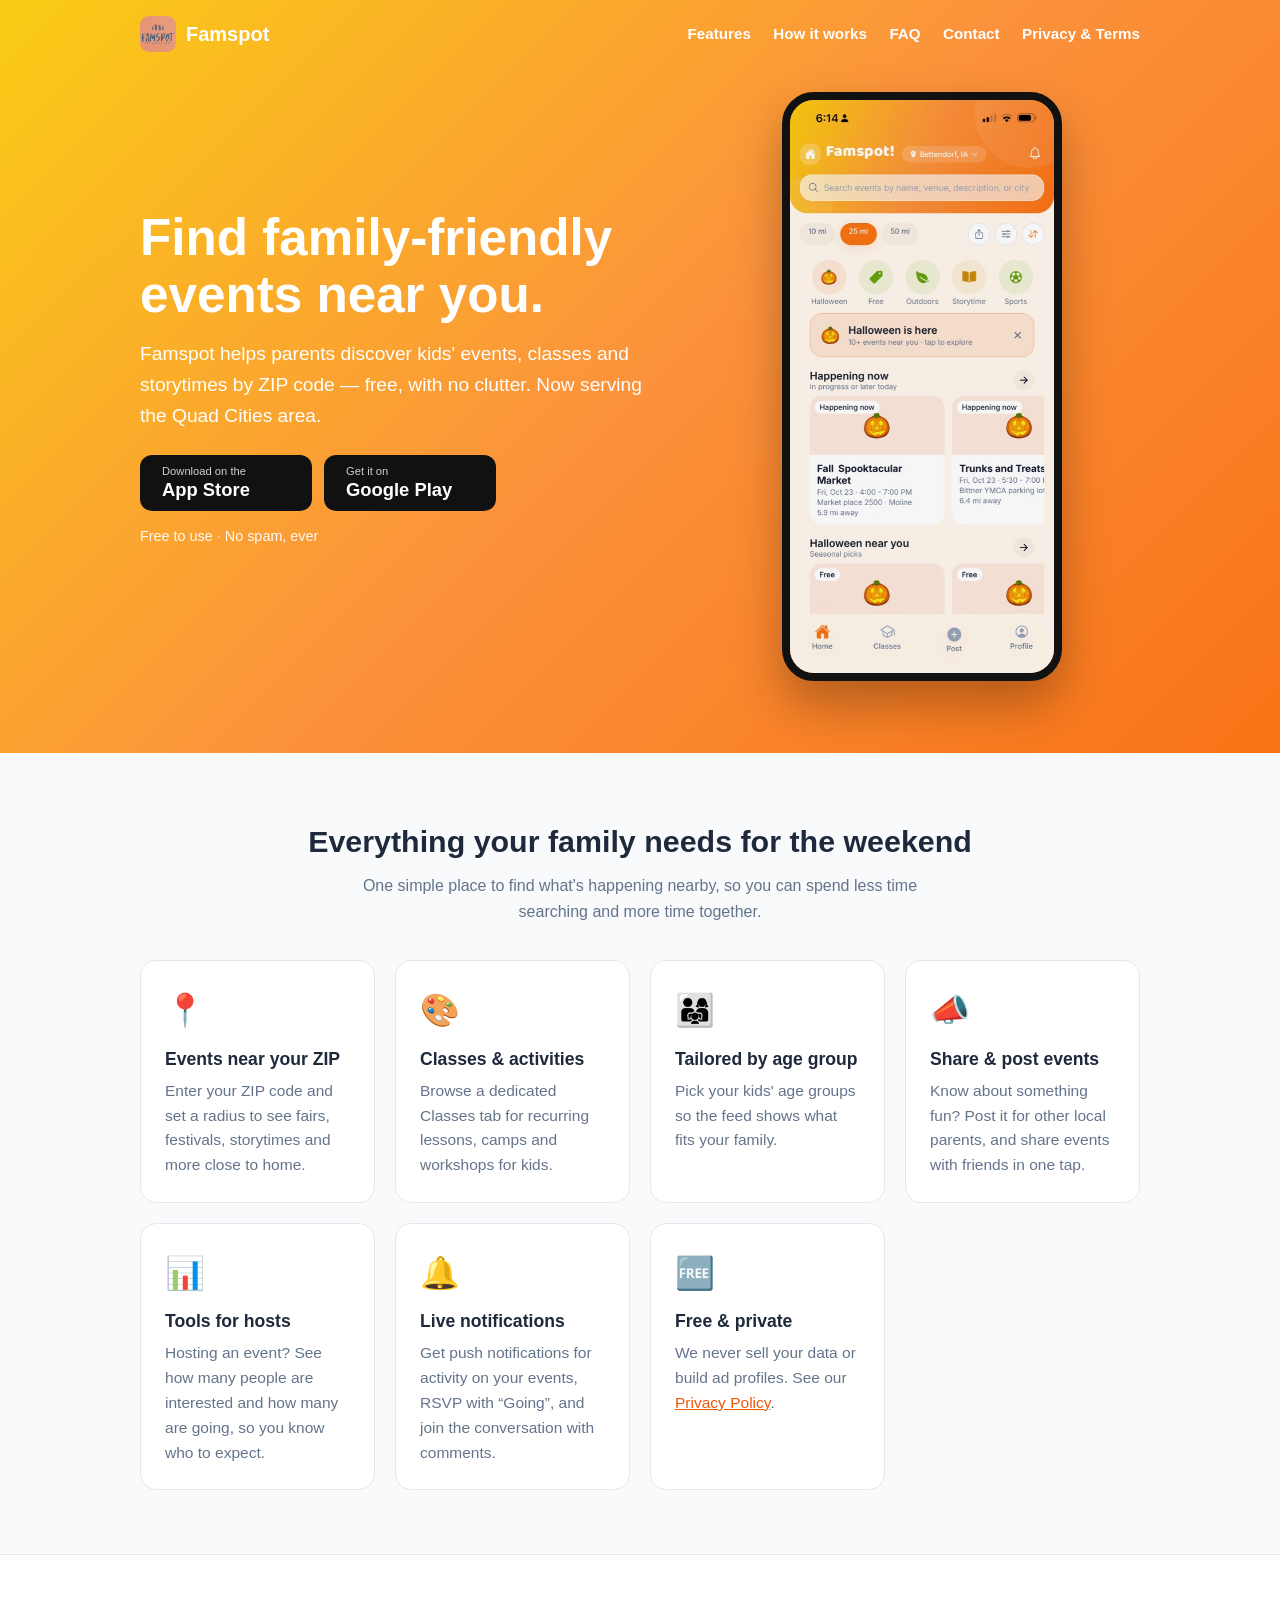
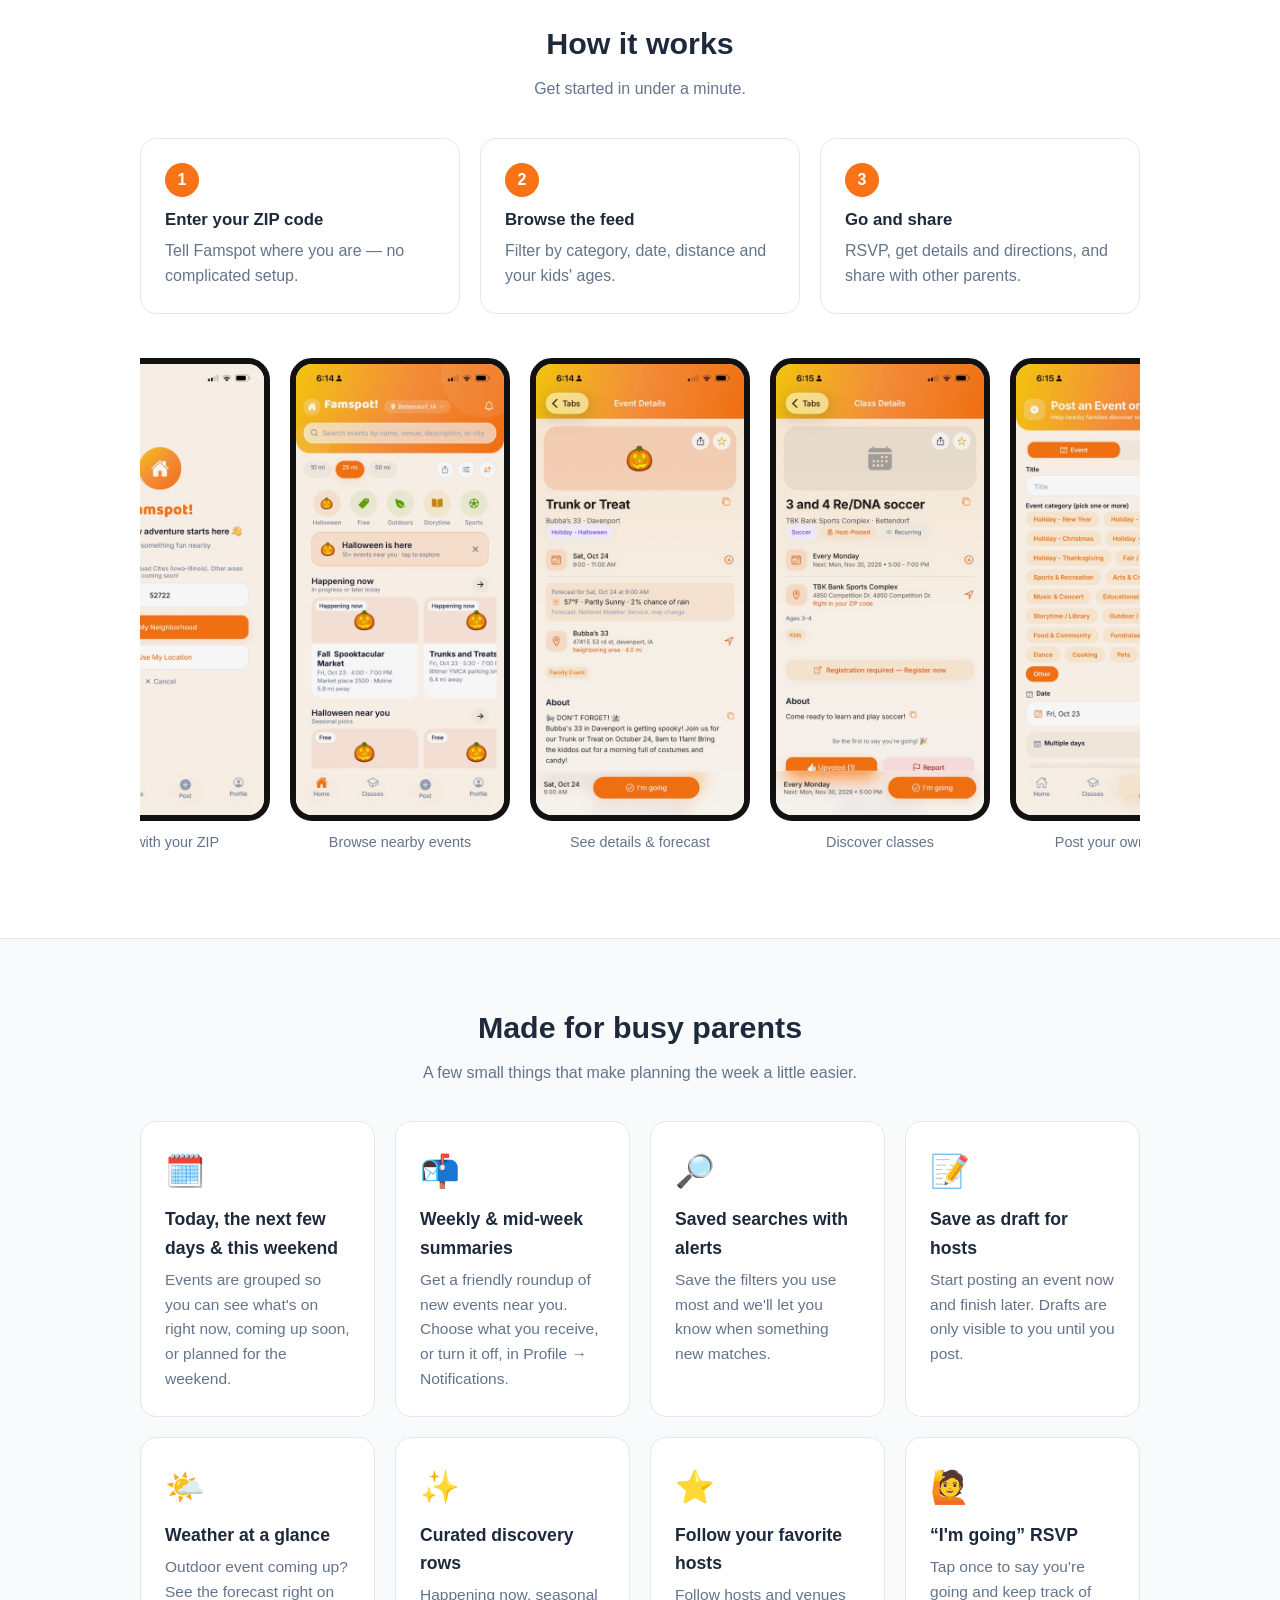
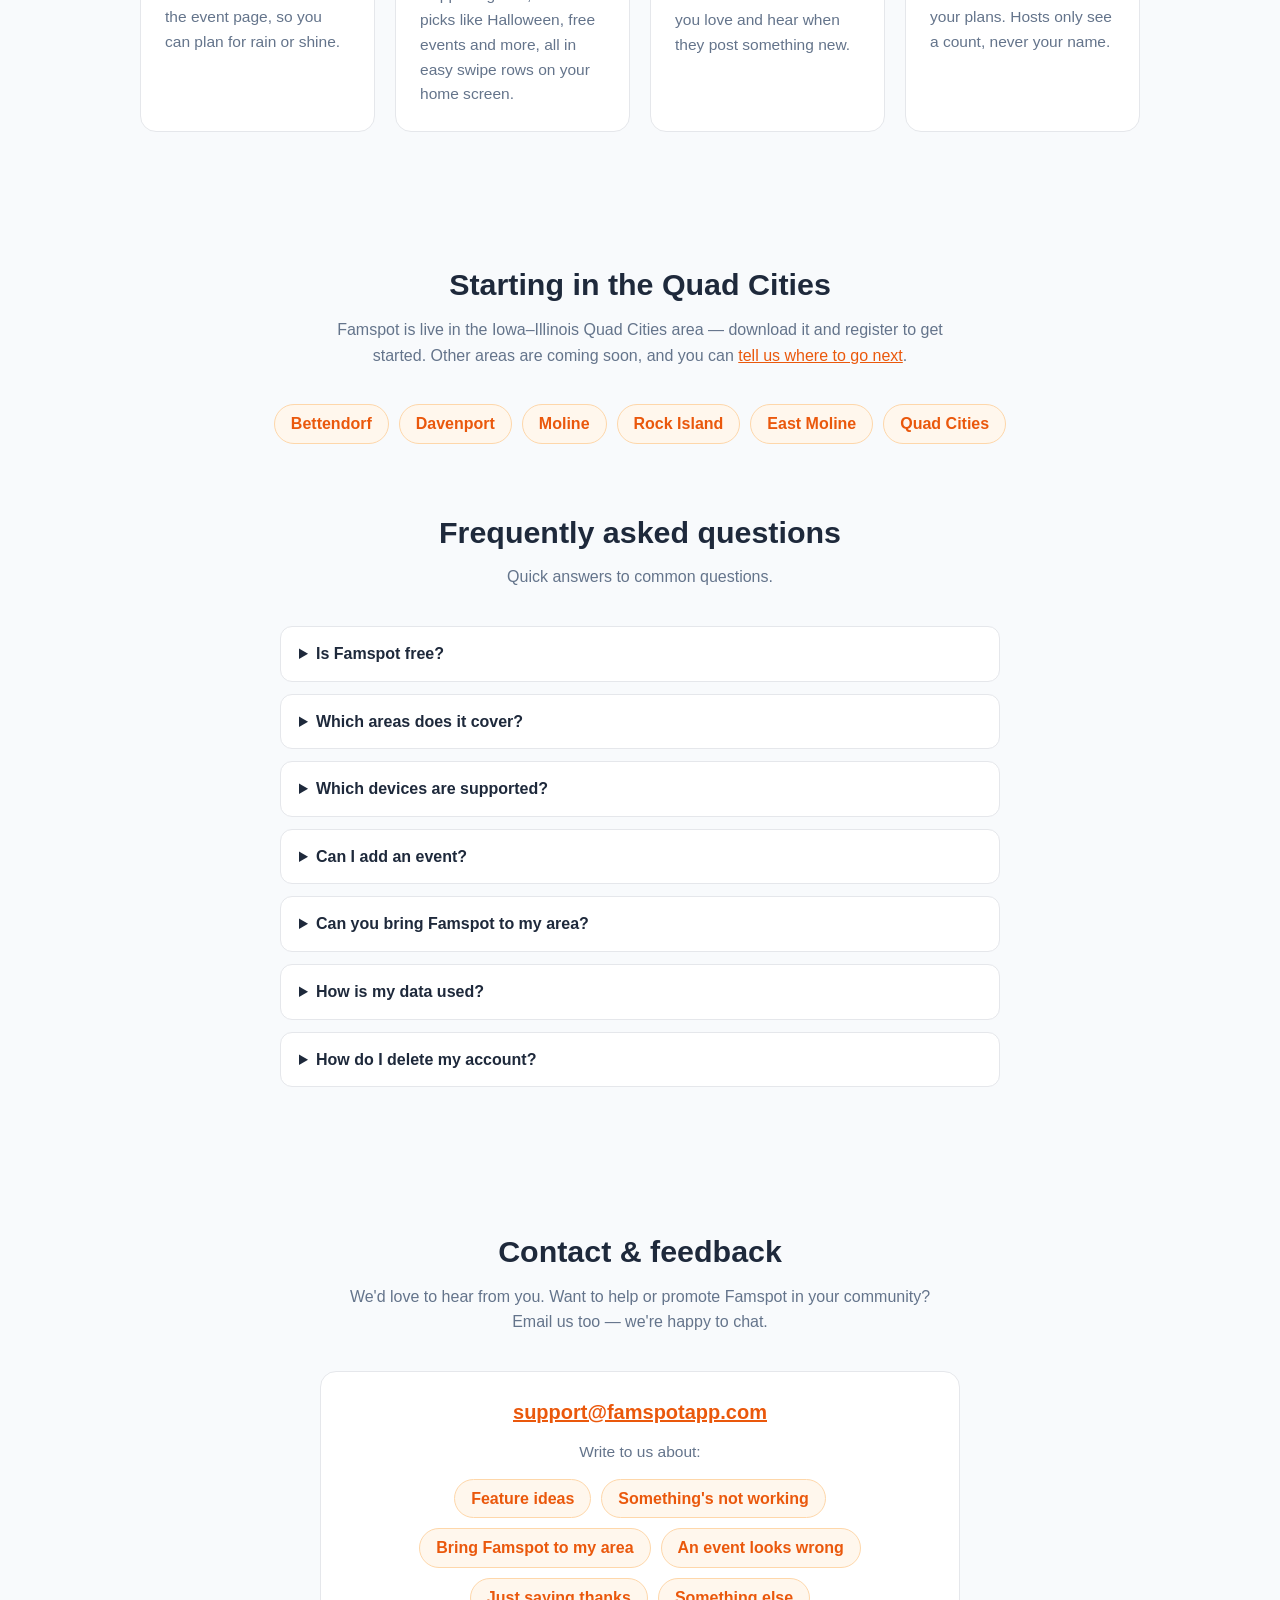
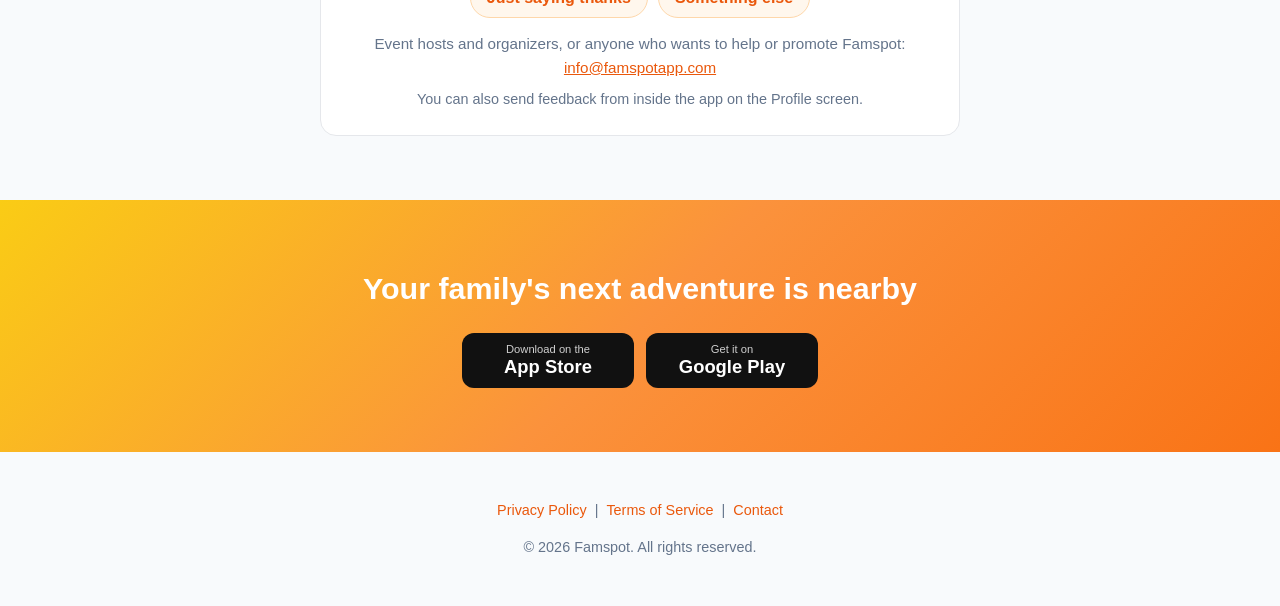
<file: index.html>
<!DOCTYPE html>
<html lang="en">
<head>
<meta charset="UTF-8" />
<meta name="viewport" content="width=device-width, initial-scale=1.0" />
<title>Famspot – Find Family-Friendly Events &amp; Classes Near You | Quad Cities</title>
<meta name="description" content="Famspot is a free app that helps parents discover family-friendly events, classes and storytimes near their ZIP code. Starting in the Quad Cities area." />
<meta name="keywords" content="family events, kids events, things to do with kids, Quad Cities, Bettendorf, Davenport, Moline, Rock Island, kids classes, storytime, Famspot" />
<meta name="robots" content="index,follow" />
<meta name="theme-color" content="#f97316" />
<link rel="canonical" href="https://famspotapp.com/" />
<link rel="icon" href="favicon.png" />
<link rel="apple-touch-icon" href="img/icon.png" />

<meta property="og:type" content="website" />
<meta property="og:site_name" content="Famspot" />
<meta property="og:title" content="Famspot – Find family-friendly events near you" />
<meta property="og:description" content="Free app to discover local kids' events, classes and storytimes by ZIP code." />
<meta property="og:url" content="https://famspotapp.com/" />
<meta property="og:image" content="https://famspotapp.com/img/og-image.png" />
<meta name="twitter:card" content="summary" />
<meta name="twitter:title" content="Famspot – Find family-friendly events near you" />
<meta name="twitter:description" content="Free app to discover local kids' events, classes and storytimes by ZIP code." />
<meta name="twitter:image" content="https://famspotapp.com/img/og-image.png" />

<meta name="apple-itunes-app" content="app-id=6816765370" />

<script type="application/ld+json">
{
  "@context": "https://schema.org",
  "@graph": [
    {
      "@type": "WebSite",
      "name": "Famspot",
      "url": "https://famspotapp.com/"
    },
    {
      "@type": "MobileApplication",
      "name": "Famspot",
      "alternateName": "Famspot: Family Spot",
      "description": "Discover family-friendly events, classes and storytimes near your ZIP code.",
      "applicationCategory": "LifestyleApplication",
      "operatingSystem": "iOS, Android",
      "url": "https://famspotapp.com/",
      "image": "https://famspotapp.com/img/icon.png",
      "downloadUrl": "https://apps.apple.com/us/app/famspot-family-spot/id6816765370",
      "offers": { "@type": "Offer", "price": "0", "priceCurrency": "USD" }
    }
  ]
}
</script>

<script>
  // Keep old links like /#privacy and /#terms working now that legal text lives on its own page.
  if (location.hash === '#privacy' || location.hash === '#terms') {
    location.replace('legal.html' + location.hash);
  }
</script>

<style>
  :root {
    --primary: #f97316;
    --primary-dark: #ea580c;
    --gradient: linear-gradient(135deg, #facc15, #fb923c, #f97316);
    --ink: #1e293b;
    --muted: #64748b;
    --bg: #f8fafc;
    --border: #e5e7eb;
  }
  * { box-sizing: border-box; }
  html { scroll-behavior: smooth; }
  body {
    margin: 0;
    font-family: -apple-system, BlinkMacSystemFont, "Segoe UI", Roboto, Helvetica, Arial, sans-serif;
    color: var(--ink);
    background: var(--bg);
    line-height: 1.6;
  }
  a { color: var(--primary-dark); }
  .skip { position: absolute; left: -999px; }
  .skip:focus { left: 8px; top: 8px; background: #fff; padding: 8px; z-index: 99; }
  .wrap { max-width: 1040px; margin: 0 auto; padding: 0 20px; }

  .topbar { display: flex; align-items: center; justify-content: space-between; padding: 16px 0; }
  .brand { display: flex; align-items: center; gap: 10px; font-weight: 800; font-size: 1.25rem; color: #fff; text-decoration: none; }
  .brand img { width: 36px; height: 36px; border-radius: 9px; }
  .topbar nav a { color: #fff; text-decoration: none; font-weight: 600; margin-left: 18px; font-size: .95rem; }

  .hero { background: var(--gradient); color: #fff; padding-bottom: 72px; }
  .hero-grid { display: grid; grid-template-columns: 1.1fr .9fr; gap: 32px; align-items: center; padding-top: 24px; }
  .hero h1 { font-size: clamp(2rem, 5vw, 3.2rem); line-height: 1.1; margin: 0 0 16px; }
  .hero p.lead { font-size: 1.2rem; margin: 0 0 24px; max-width: 520px; }
  .badges { display: flex; flex-wrap: wrap; gap: 12px; }
  .store {
    display: inline-flex; flex-direction: column; background: #111; color: #fff; text-decoration: none;
    padding: 10px 22px; border-radius: 12px; min-width: 172px; line-height: 1.2;
  }
  .store small { font-size: .7rem; opacity: .8; }
  .store strong { font-size: 1.15rem; }
  .store:hover, .store:focus-visible { background: #000; outline: 3px solid #fff; }
  .note { margin-top: 14px; font-size: .9rem; opacity: .95; }
  .phone { display: flex; justify-content: center; }
  .phone img {
    width: min(280px, 70%); border-radius: 32px; border: 8px solid #111;
    box-shadow: 0 24px 48px rgba(0,0,0,.28); background: #111; height: auto;
  }

  section { padding: 64px 0; }
  h2 { font-size: 1.9rem; margin: 0 0 8px; text-align: center; }
  .sub { text-align: center; color: var(--muted); max-width: 620px; margin: 0 auto 36px; }

  .features { display: grid; grid-template-columns: repeat(auto-fit, minmax(230px, 1fr)); gap: 20px; }
  .card { background: #fff; border: 1px solid var(--border); border-radius: 16px; padding: 24px; }
  .card .ico { font-size: 2rem; }
  .card h3 { margin: 8px 0 6px; font-size: 1.1rem; }
  .card p { margin: 0; color: var(--muted); font-size: .97rem; }

  .steps { counter-reset: s; display: grid; grid-template-columns: repeat(auto-fit, minmax(220px, 1fr)); gap: 20px; padding: 0; list-style: none; }
  .steps li { counter-increment: s; background: #fff; border-radius: 16px; padding: 24px; border: 1px solid var(--border); }
  .steps li::before {
    content: counter(s); display: inline-flex; width: 34px; height: 34px; border-radius: 50%;
    background: var(--primary); color: #fff; font-weight: 700; align-items: center; justify-content: center; margin-bottom: 10px;
  }
  .steps h3 { margin: 0 0 4px; font-size: 1.05rem; }
  .steps p { margin: 0; color: var(--muted); }

  .shots { background: #fff; border-top: 1px solid var(--border); border-bottom: 1px solid var(--border); }
  .shot-row { display: flex; gap: 20px; overflow-x: auto; padding: 8px 4px 20px; scroll-snap-type: x mandatory; justify-content: center; }
  .shot-row figure { margin: 0; flex: 0 0 auto; scroll-snap-align: center; text-align: center; }
  .shot-row img { width: 220px; height: auto; border-radius: 22px; border: 6px solid #111; display: block; }
  .shot-row figcaption { margin-top: 10px; font-size: .9rem; color: var(--muted); }

  .area { text-align: center; }
  .chips { display: flex; flex-wrap: wrap; gap: 10px; justify-content: center; margin-top: 8px; }
  .chip { background: #fff7ed; border: 1px solid #fed7aa; color: var(--primary-dark); padding: 6px 16px; border-radius: 999px; font-weight: 600; }

  details { background: #fff; border: 1px solid var(--border); border-radius: 12px; padding: 14px 18px; margin-bottom: 12px; }
  summary { cursor: pointer; font-weight: 600; }
  details p { margin: 10px 0 0; color: var(--muted); }
  .faq { max-width: 720px; margin: 0 auto; }

  .mail { font-size: 1.25rem; font-weight: 700; }
  .cta-band { background: var(--gradient); color: #fff; text-align: center; }
  .cta-band .badges { justify-content: center; margin-top: 20px; }

  footer { padding: 32px 0; text-align: center; color: var(--muted); font-size: .9rem; }
  footer a { margin: 0 8px; text-decoration: none; }

  @media (max-width: 760px) {
    .hero-grid { grid-template-columns: 1fr; text-align: center; }
    .hero p.lead { margin-left: auto; margin-right: auto; }
    .badges { justify-content: center; }
    .topbar nav { display: none; }
    section { padding: 44px 0; }
    .shot-row { justify-content: flex-start; }
  }
</style>
</head>
<body>
<a class="skip" href="#features">Skip to content</a>

<header class="hero">
  <div class="wrap">
    <div class="topbar">
      <a class="brand" href="./"><img src="img/icon.png" alt="" width="36" height="36" />Famspot</a>
      <nav aria-label="Primary">
        <a href="#features">Features</a>
        <a href="#how">How it works</a>
        <a href="#faq">FAQ</a>
        <a href="#contact">Contact</a>
        <a href="legal.html">Privacy &amp; Terms</a>
      </nav>
    </div>
    <div class="hero-grid">
      <div>
        <h1>Find family-friendly events near you.</h1>
        <p class="lead">Famspot helps parents discover kids' events, classes and storytimes by ZIP code — free, with no clutter. Now serving the Quad Cities area.</p>
        <div class="badges">
          <a class="store" href="https://apps.apple.com/us/app/famspot-family-spot/id6816765370"><small>Download on the</small><strong>App Store</strong></a>
          <a class="store" href="https://play.google.com/store/apps/details?id=com.famspotapp.famspot"><small>Get it on</small><strong>Google Play</strong></a>
        </div>
        <p class="note">Free to use · No spam, ever</p>
      </div>
      <div class="phone">
        <img src="img/feed.jpg" alt="Famspot home screen showing a feed of nearby family events" width="280" height="607" fetchpriority="high" />
      </div>
    </div>
  </div>
</header>

<main>
  <section id="features">
    <div class="wrap">
      <h2>Everything your family needs for the weekend</h2>
      <p class="sub">One simple place to find what's happening nearby, so you can spend less time searching and more time together.</p>
      <div class="features">
        <div class="card"><div class="ico" aria-hidden="true">📍</div><h3>Events near your ZIP</h3><p>Enter your ZIP code and set a radius to see fairs, festivals, storytimes and more close to home.</p></div>
        <div class="card"><div class="ico" aria-hidden="true">🎨</div><h3>Classes &amp; activities</h3><p>Browse a dedicated Classes tab for recurring lessons, camps and workshops for kids.</p></div>
        <div class="card"><div class="ico" aria-hidden="true">👨‍👩‍👧</div><h3>Tailored by age group</h3><p>Pick your kids' age groups so the feed shows what fits your family.</p></div>
        <div class="card"><div class="ico" aria-hidden="true">📣</div><h3>Share &amp; post events</h3><p>Know about something fun? Post it for other local parents, and share events with friends in one tap.</p></div>
        <div class="card"><div class="ico" aria-hidden="true">📊</div><h3>Tools for hosts</h3><p>Hosting an event? See how many people are interested and how many are going, so you know who to expect.</p></div>
        <div class="card"><div class="ico" aria-hidden="true">🔔</div><h3>Live notifications</h3><p>Get push notifications for activity on your events, RSVP with “Going”, and join the conversation with comments.</p></div>
        <div class="card"><div class="ico" aria-hidden="true">🆓</div><h3>Free &amp; private</h3><p>We never sell your data or build ad profiles. See our <a href="legal.html#privacy">Privacy Policy</a>.</p></div>
      </div>
    </div>
  </section>

  <section id="how" class="shots">
    <div class="wrap">
      <h2>How it works</h2>
      <p class="sub">Get started in under a minute.</p>
      <ol class="steps">
        <li><h3>Enter your ZIP code</h3><p>Tell Famspot where you are — no complicated setup.</p></li>
        <li><h3>Browse the feed</h3><p>Filter by category, date, distance and your kids' ages.</p></li>
        <li><h3>Go and share</h3><p>RSVP, get details and directions, and share with other parents.</p></li>
      </ol>
      <div class="shot-row" style="margin-top:36px">
        <figure><img src="img/zip.jpg" alt="Onboarding screen asking for a ZIP code" loading="lazy" width="220" height="477" /><figcaption>Start with your ZIP</figcaption></figure>
        <figure><img src="img/feed.jpg" alt="Event feed with nearby family events" loading="lazy" width="220" height="477" /><figcaption>Browse nearby events</figcaption></figure>
        <figure><img src="img/detail.jpg" alt="Event details with weather forecast, directions and I'm going button" loading="lazy" width="220" height="477" /><figcaption>See details &amp; forecast</figcaption></figure>
        <figure><img src="img/classes.jpg" alt="Class details with schedule, age range and registration link" loading="lazy" width="220" height="477" /><figcaption>Discover classes</figcaption></figure>
        <figure><img src="img/post.jpg" alt="Post an event form" loading="lazy" width="220" height="477" /><figcaption>Post your own event</figcaption></figure>
      </div>
    </div>
  </section>

  <section id="more">
    <div class="wrap">
      <h2>Made for busy parents</h2>
      <p class="sub">A few small things that make planning the week a little easier.</p>
      <div class="features">
        <div class="card"><div class="ico" aria-hidden="true">🗓️</div><h3>Today, the next few days &amp; this weekend</h3><p>Events are grouped so you can see what's on right now, coming up soon, or planned for the weekend.</p></div>
        <div class="card"><div class="ico" aria-hidden="true">📬</div><h3>Weekly &amp; mid-week summaries</h3><p>Get a friendly roundup of new events near you. Choose what you receive, or turn it off, in Profile → Notifications.</p></div>
        <div class="card"><div class="ico" aria-hidden="true">🔎</div><h3>Saved searches with alerts</h3><p>Save the filters you use most and we'll let you know when something new matches.</p></div>
        <div class="card"><div class="ico" aria-hidden="true">📝</div><h3>Save as draft for hosts</h3><p>Start posting an event now and finish later. Drafts are only visible to you until you post.</p></div>
        <div class="card"><div class="ico" aria-hidden="true">🌤️</div><h3>Weather at a glance</h3><p>Outdoor event coming up? See the forecast right on the event page, so you can plan for rain or shine.</p></div>
        <div class="card"><div class="ico" aria-hidden="true">✨</div><h3>Curated discovery rows</h3><p>Happening now, seasonal picks like Halloween, free events and more, all in easy swipe rows on your home screen.</p></div>
        <div class="card"><div class="ico" aria-hidden="true">⭐</div><h3>Follow your favorite hosts</h3><p>Follow hosts and venues you love and hear when they post something new.</p></div>
        <div class="card"><div class="ico" aria-hidden="true">🙋</div><h3>“I'm going” RSVP</h3><p>Tap once to say you're going and keep track of your plans. Hosts only see a count, never your name.</p></div>
      </div>
    </div>
  </section>

  <section class="area">
    <div class="wrap">
      <h2>Starting in the Quad Cities</h2>
      <p class="sub">Famspot is live in the Iowa–Illinois Quad Cities area — download it and register to get started. Other areas are coming soon, and you can <a href="mailto:support@famspotapp.com?subject=Bring%20Famspot%20to%20my%20area">tell us where to go next</a>.</p>
      <div class="chips"><span class="chip">Bettendorf</span><span class="chip">Davenport</span><span class="chip">Moline</span><span class="chip">Rock Island</span><span class="chip">East Moline</span><span class="chip">Quad Cities</span></div>
    </div>
  </section>

  <section id="faq" style="padding-top:0">
    <div class="wrap">
      <h2>Frequently asked questions</h2>
      <p class="sub">Quick answers to common questions.</p>
      <div class="faq">
        <details><summary>Is Famspot free?</summary><p>Yes. Famspot is free to download and use.</p></details>
        <details><summary>Which areas does it cover?</summary><p>We're starting in the Quad Cities area. Enter any ZIP code to see events within your chosen radius.</p></details>
        <details><summary>Which devices are supported?</summary><p>Famspot is available for iPhone on the App Store and for Android on Google Play.</p></details>
        <details><summary>Can I add an event?</summary><p>Yes — sign in and tap Post to share a family-friendly event or class with other local parents.</p></details>
        <details><summary>Can you bring Famspot to my area?</summary><p>We're live in the Quad Cities now, with more areas coming soon. Email us at <a href="mailto:support@famspotapp.com">support@famspotapp.com</a> and tell us your ZIP code.</p></details>
        <details><summary>How is my data used?</summary><p>We don't sell your data or use it for third-party advertising profiles. Read the full <a href="legal.html#privacy">Privacy Policy</a>.</p></details>
        <details><summary>How do I delete my account?</summary><p>You can delete your account from within the app's Profile screen.</p></details>
      </div>
    </div>
  </section>

  <section id="contact" class="contact">
    <div class="wrap">
      <h2>Contact &amp; feedback</h2>
      <p class="sub">We'd love to hear from you. Want to help or promote Famspot in your community? Email us too — we're happy to chat.</p>
      <div class="card" style="max-width:640px;margin:0 auto;text-align:center">
        <p style="margin:0 0 12px"><a class="mail" href="mailto:support@famspotapp.com?subject=Famspot%20feedback">support@famspotapp.com</a></p>
        <p style="margin:0 0 14px">Write to us about:</p>
        <div class="chips">
          <span class="chip">Feature ideas</span><span class="chip">Something's not working</span><span class="chip">Bring Famspot to my area</span><span class="chip">An event looks wrong</span><span class="chip">Just saying thanks</span><span class="chip">Something else</span>
        </div>
        <p style="margin:14px 0 0;color:var(--muted);font-size:.95rem">Event hosts and organizers, or anyone who wants to help or promote Famspot: <a href="mailto:info@famspotapp.com?subject=Famspot%20host%20inquiry">info@famspotapp.com</a></p>
        <p style="margin:8px 0 0;color:var(--muted);font-size:.9rem">You can also send feedback from inside the app on the Profile screen.</p>
      </div>
    </div>
  </section>

  <section class="cta-band">
    <div class="wrap">
      <h2>Your family's next adventure is nearby</h2>
      <div class="badges">
        <a class="store" href="https://apps.apple.com/us/app/famspot-family-spot/id6816765370"><small>Download on the</small><strong>App Store</strong></a>
        <a class="store" href="https://play.google.com/store/apps/details?id=com.famspotapp.famspot"><small>Get it on</small><strong>Google Play</strong></a>
      </div>
    </div>
  </section>
</main>

<footer>
  <div class="wrap">
    <p><a href="legal.html#privacy">Privacy Policy</a>|<a href="legal.html#terms">Terms of Service</a>|<a href="#contact">Contact</a></p>
    <p>&copy; 2026 Famspot. All rights reserved.</p>
  </div>
</footer>
</body>
</html>
</file>
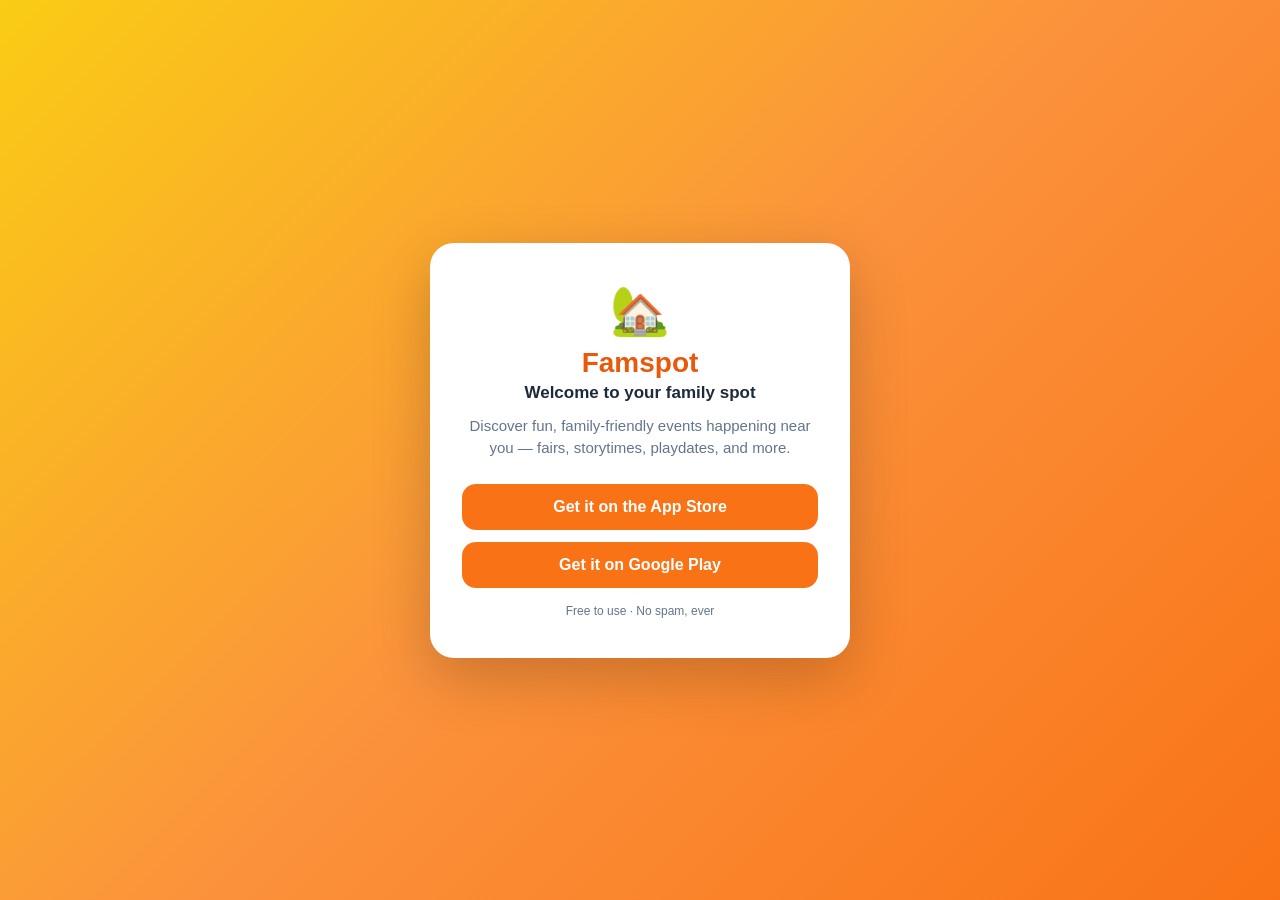
<file: event/index.html>
<!DOCTYPE html>
<html lang="en">
<head>
  <meta charset="UTF-8" />
  <meta name="viewport" content="width=device-width, initial-scale=1.0" />
  <title>Famspot — Find family-friendly events near you</title>
  <meta name="description" content="Famspot helps families discover fun local events near their ZIP code." />
  <link rel="icon" href="favicon.png" />
  <link rel="stylesheet" href="style.css" />
</head>
<body>
  <main class="card">
    <div class="logo-badge">🏡</div>
    <h1>Famspot</h1>
    <p class="tagline">Welcome to your family spot</p>
    <p class="body">
      Discover fun, family-friendly events happening near you — fairs, storytimes,
      playdates, and more.
    </p>
    <a class="cta" href="https://apps.apple.com/us/app/famspot-family-spot/id6816765370">Get it on the App Store</a>
    <a class="cta" href="https://play.google.com/store/apps/details?id=com.famspotapp.famspot">Get it on Google Play</a>
    <p class="fine-print">Free to use · No spam, ever</p>
  </main>
</body>
</html>
</file>
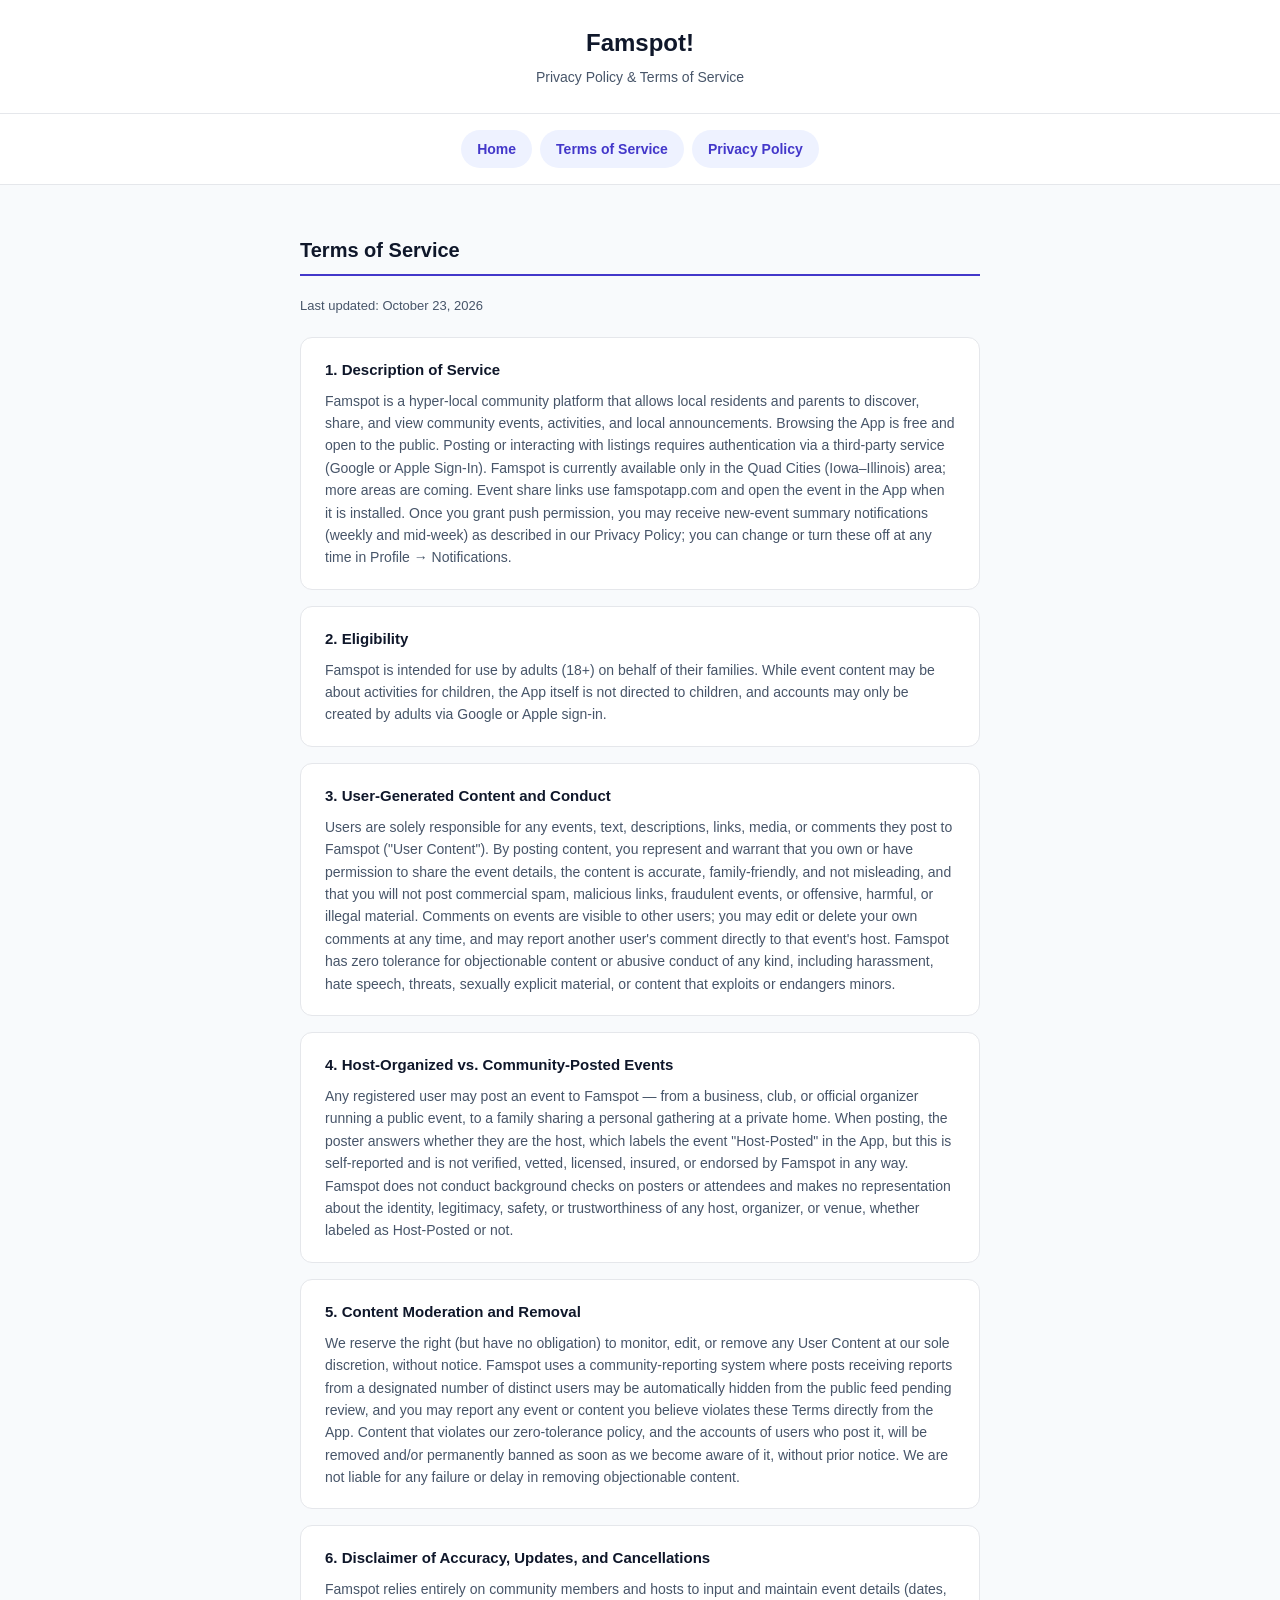
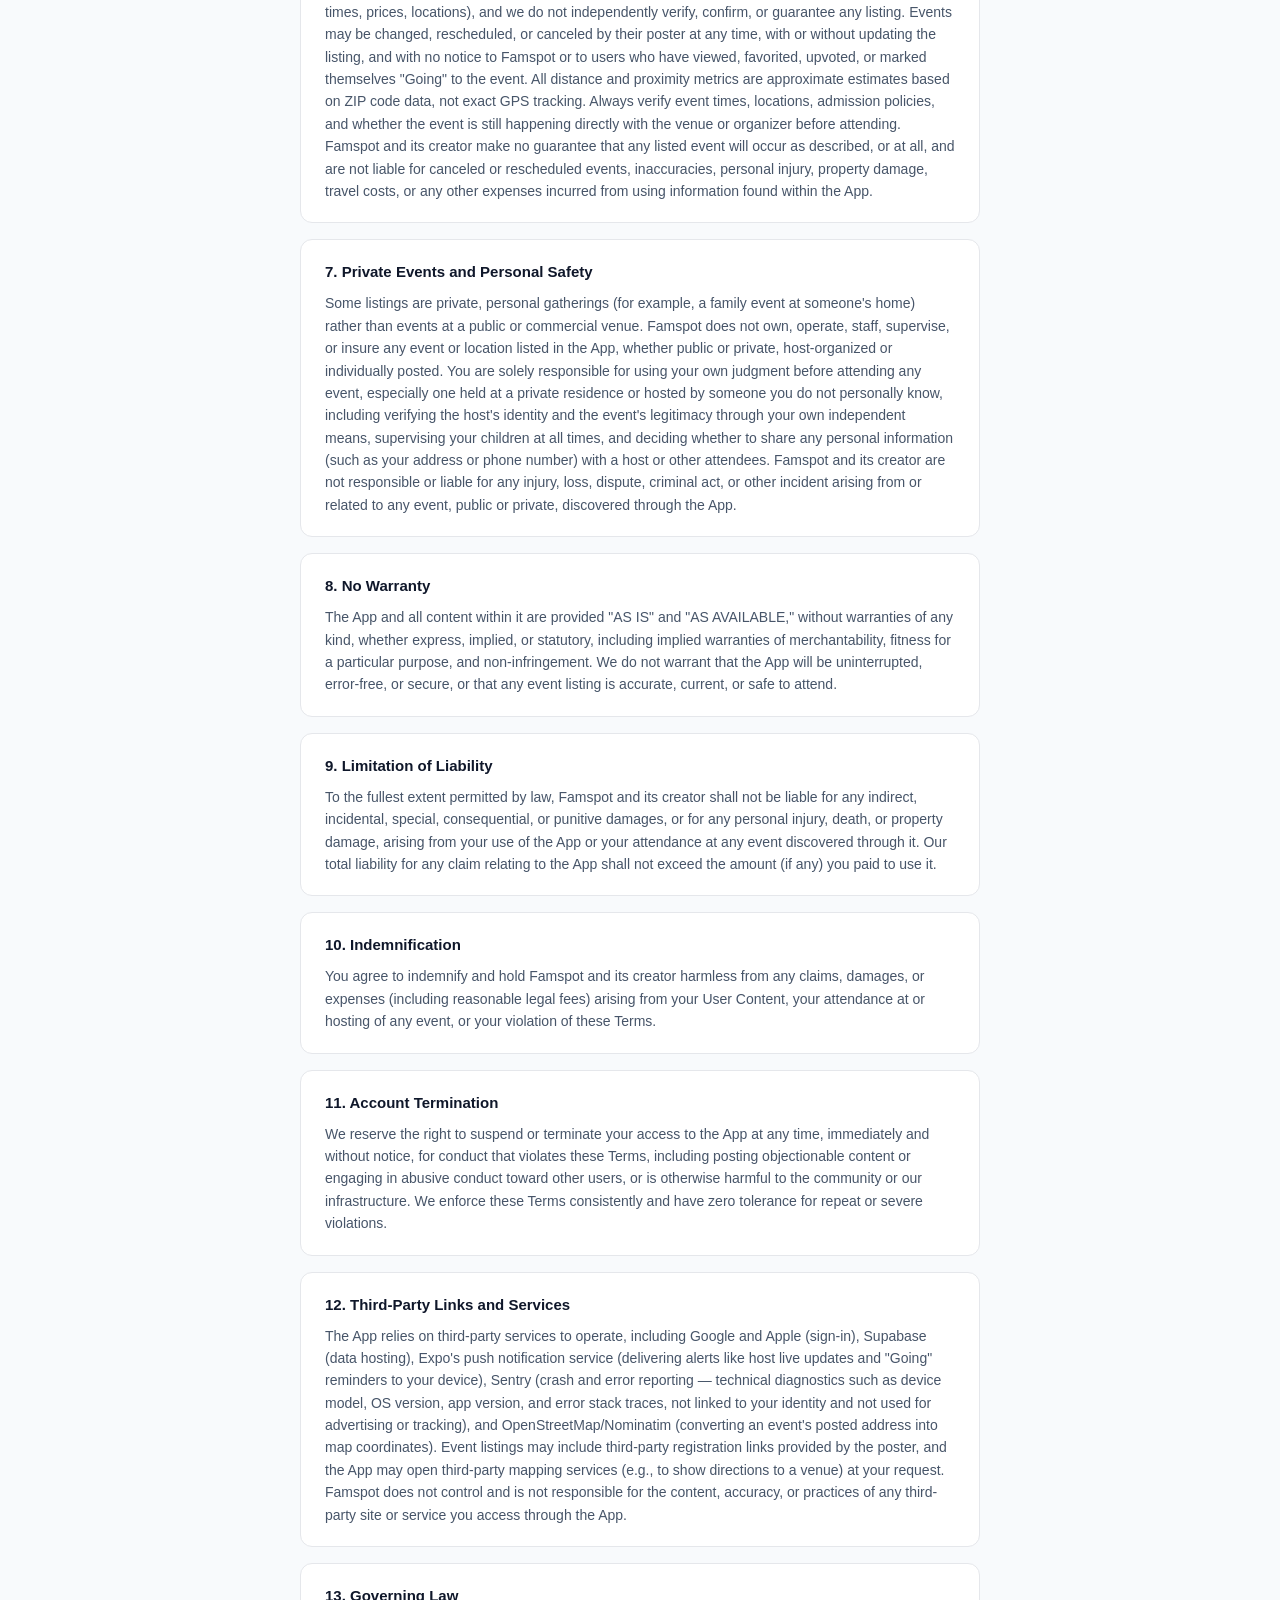
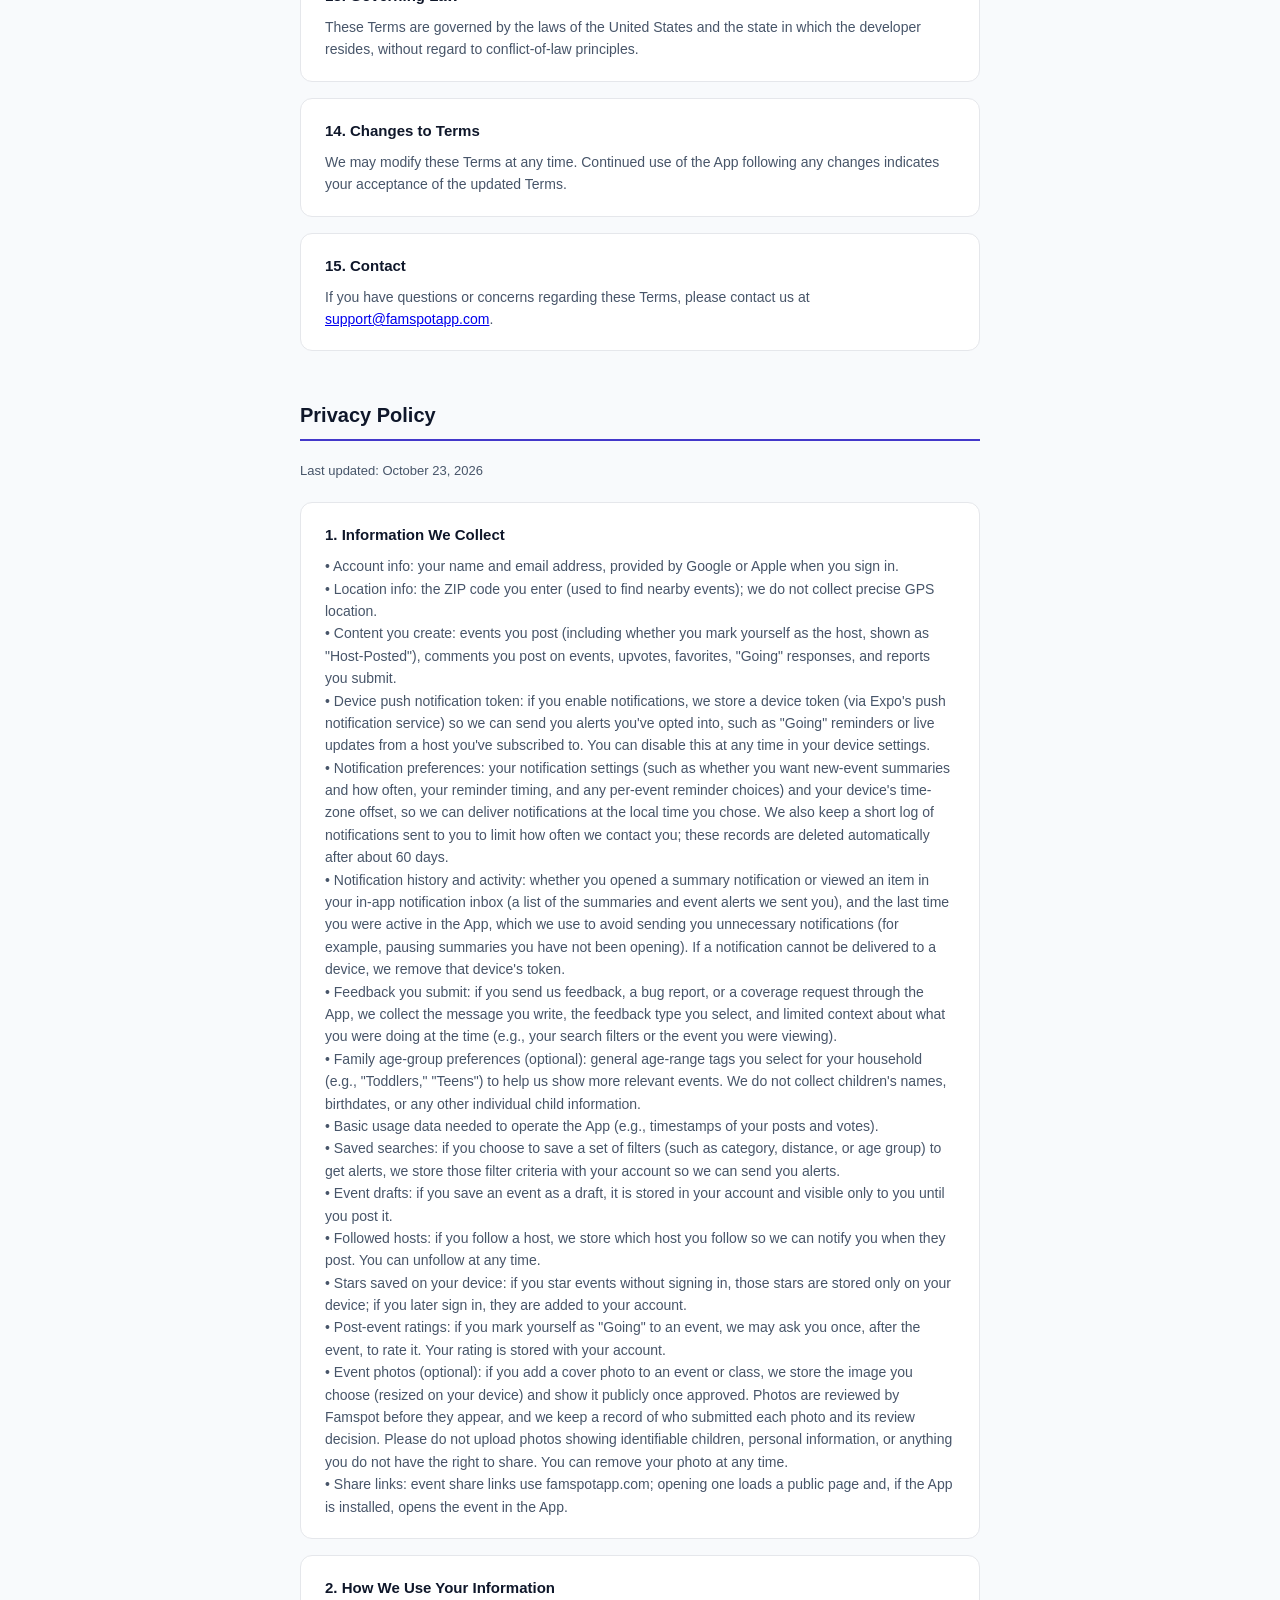
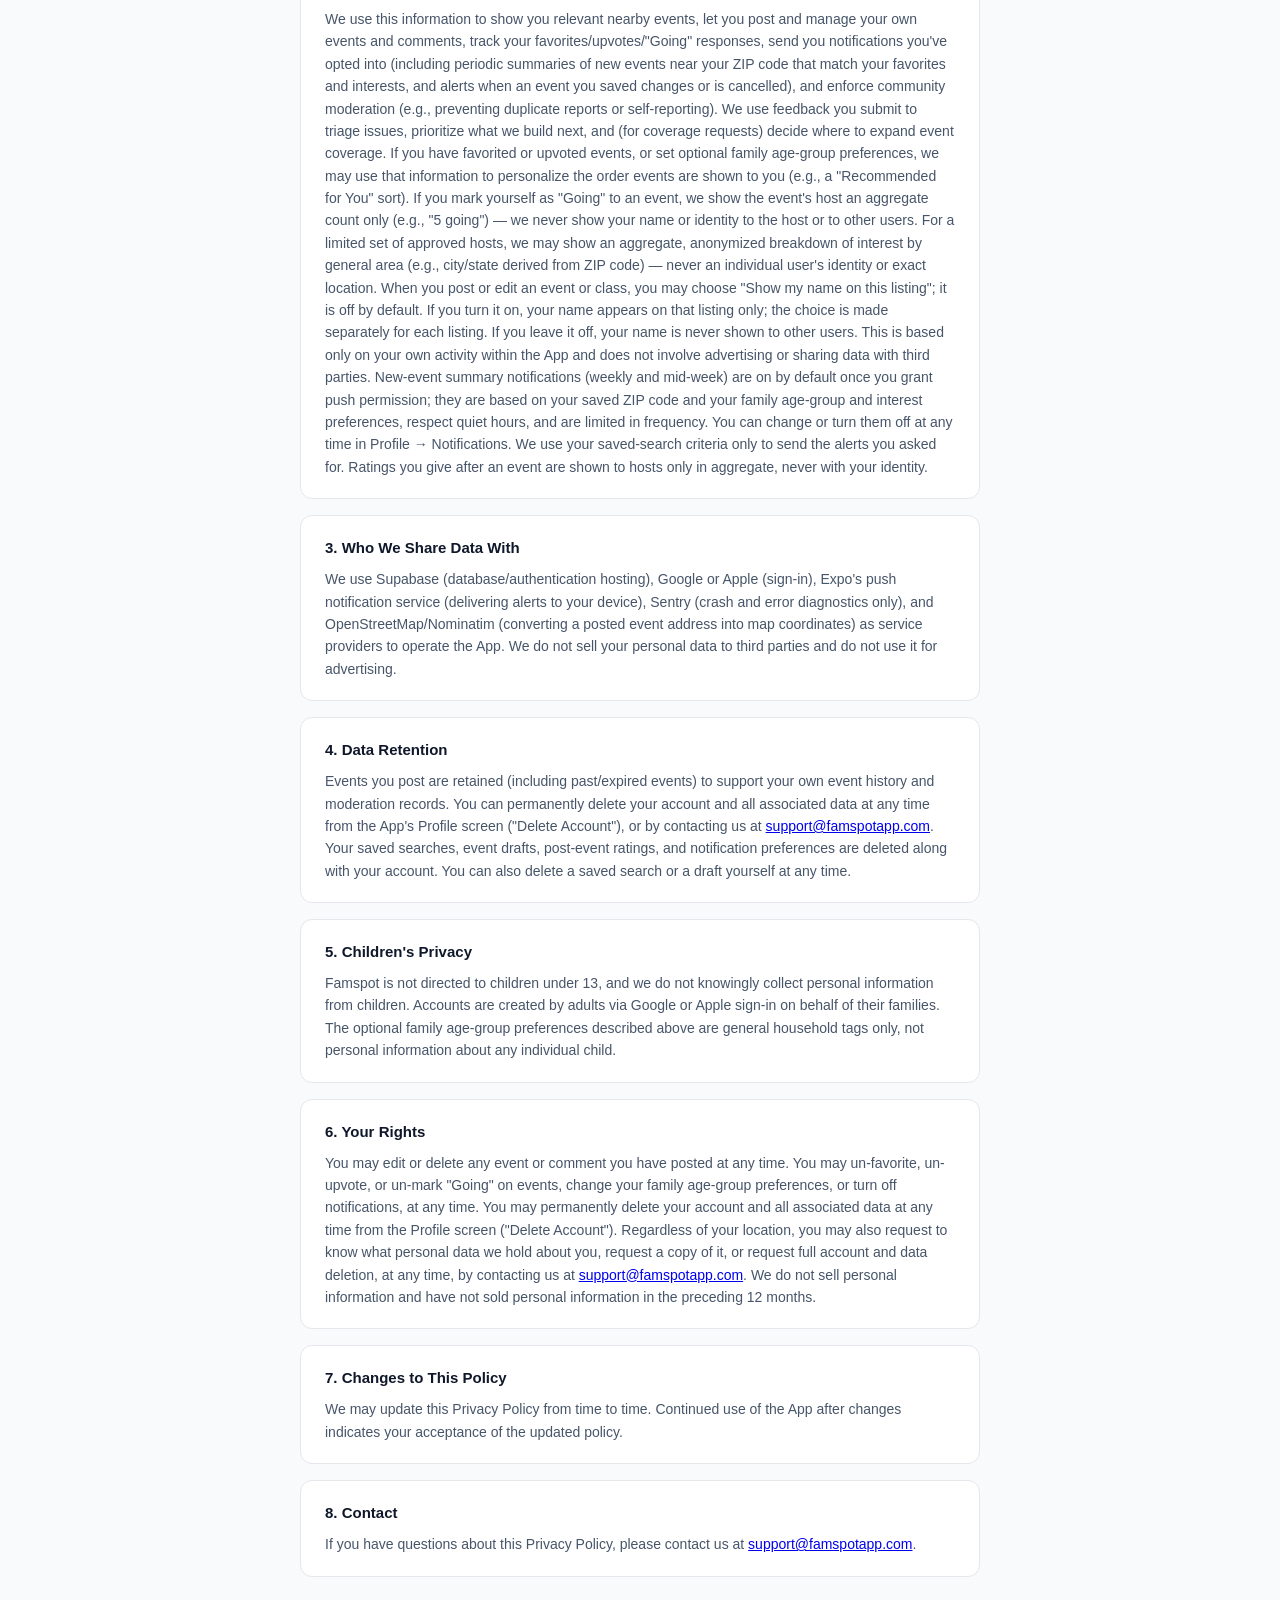
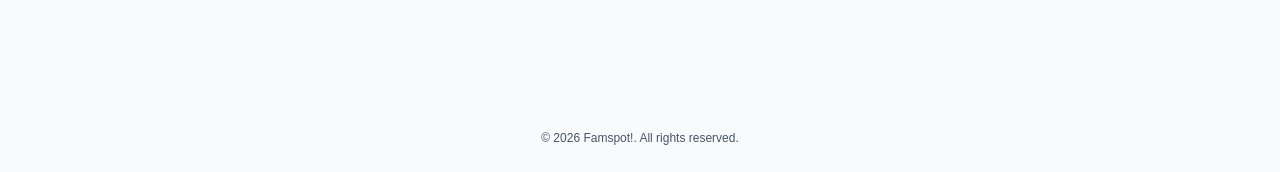
<file: legal.html>
<!DOCTYPE html>
<html lang="en">
<head>
<meta charset="UTF-8" />
<meta name="viewport" content="width=device-width, initial-scale=1.0" />
<title>Famspot! — Privacy Policy & Terms of Service</title>
<meta name="robots" content="index,follow" />
<link rel="canonical" href="https://famspotapp.com/legal.html" />
<link rel="icon" href="favicon.png" />
<style>
  :root {
    --ink: #0F172A;
    --muted: #475569;
    --accent: #4338CA;
    --border: #E5E7EB;
    --bg: #F8FAFC;
  }
  * { box-sizing: border-box; }
  body {
    margin: 0;
    font-family: -apple-system, BlinkMacSystemFont, "Segoe UI", Roboto, Helvetica, Arial, sans-serif;
    background: var(--bg);
    color: var(--ink);
    line-height: 1.6;
  }
  header {
    background: #fff;
    border-bottom: 1px solid var(--border);
    padding: 24px 20px;
    text-align: center;
  }
  header h1 {
    margin: 0 0 4px;
    font-size: 24px;
  }
  header p {
    margin: 0;
    color: var(--muted);
    font-size: 14px;
  }
  nav {
    display: flex;
    justify-content: center;
    gap: 8px;
    padding: 16px;
    background: #fff;
    border-bottom: 1px solid var(--border);
    position: sticky;
    top: 0;
    z-index: 10;
  }
  nav a {
    text-decoration: none;
    color: var(--accent);
    font-weight: 600;
    font-size: 14px;
    padding: 8px 16px;
    border-radius: 999px;
    background: #EEF2FF;
  }
  main {
    max-width: 720px;
    margin: 0 auto;
    padding: 32px 20px 80px;
  }
  section {
    margin-bottom: 48px;
  }
  section > h2 {
    font-size: 20px;
    border-bottom: 2px solid var(--accent);
    padding-bottom: 8px;
    margin-bottom: 20px;
  }
  article {
    background: #fff;
    border: 1px solid var(--border);
    border-radius: 12px;
    padding: 20px 24px;
    margin-bottom: 16px;
  }
  article h3 {
    margin: 0 0 8px;
    font-size: 15px;
    color: var(--ink);
  }
  article p {
    margin: 0;
    color: var(--muted);
    font-size: 14px;
    white-space: pre-line;
  }
  .updated {
    font-size: 13px;
    color: var(--muted);
    margin-bottom: 20px;
  }
  footer {
    text-align: center;
    padding: 24px;
    font-size: 12px;
    color: var(--muted);
  }
</style>
</head>
<body>

<header>
  <h1>Famspot!</h1>
  <p>Privacy Policy & Terms of Service</p>
</header>

<nav>
  <a href="./">Home</a>
  <a href="#terms">Terms of Service</a>
  <a href="#privacy">Privacy Policy</a>
</nav>

<main>
  <section id="terms">
    <h2>Terms of Service</h2>
    <p class="updated">Last updated: October 23, 2026</p>

    <article>
      <h3>1. Description of Service</h3>
      <p>Famspot is a hyper-local community platform that allows local residents and parents to discover, share, and view community events, activities, and local announcements. Browsing the App is free and open to the public. Posting or interacting with listings requires authentication via a third-party service (Google or Apple Sign-In). Famspot is currently available only in the Quad Cities (Iowa–Illinois) area; more areas are coming. Event share links use famspotapp.com and open the event in the App when it is installed. Once you grant push permission, you may receive new-event summary notifications (weekly and mid-week) as described in our Privacy Policy; you can change or turn these off at any time in Profile → Notifications.</p>
    </article>

    <article>
      <h3>2. Eligibility</h3>
      <p>Famspot is intended for use by adults (18+) on behalf of their families. While event content may be about activities for children, the App itself is not directed to children, and accounts may only be created by adults via Google or Apple sign-in.</p>
    </article>

    <article>
      <h3>3. User-Generated Content and Conduct</h3>
      <p>Users are solely responsible for any events, text, descriptions, links, media, or comments they post to Famspot ("User Content"). By posting content, you represent and warrant that you own or have permission to share the event details, the content is accurate, family-friendly, and not misleading, and that you will not post commercial spam, malicious links, fraudulent events, or offensive, harmful, or illegal material. Comments on events are visible to other users; you may edit or delete your own comments at any time, and may report another user's comment directly to that event's host. Famspot has zero tolerance for objectionable content or abusive conduct of any kind, including harassment, hate speech, threats, sexually explicit material, or content that exploits or endangers minors.</p>
    </article>

    <article>
      <h3>4. Host-Organized vs. Community-Posted Events</h3>
      <p>Any registered user may post an event to Famspot — from a business, club, or official organizer running a public event, to a family sharing a personal gathering at a private home. When posting, the poster answers whether they are the host, which labels the event "Host-Posted" in the App, but this is self-reported and is not verified, vetted, licensed, insured, or endorsed by Famspot in any way. Famspot does not conduct background checks on posters or attendees and makes no representation about the identity, legitimacy, safety, or trustworthiness of any host, organizer, or venue, whether labeled as Host-Posted or not.</p>
    </article>

    <article>
      <h3>5. Content Moderation and Removal</h3>
      <p>We reserve the right (but have no obligation) to monitor, edit, or remove any User Content at our sole discretion, without notice. Famspot uses a community-reporting system where posts receiving reports from a designated number of distinct users may be automatically hidden from the public feed pending review, and you may report any event or content you believe violates these Terms directly from the App. Content that violates our zero-tolerance policy, and the accounts of users who post it, will be removed and/or permanently banned as soon as we become aware of it, without prior notice. We are not liable for any failure or delay in removing objectionable content.</p>
    </article>

    <article>
      <h3>6. Disclaimer of Accuracy, Updates, and Cancellations</h3>
      <p>Famspot relies entirely on community members and hosts to input and maintain event details (dates, times, prices, locations), and we do not independently verify, confirm, or guarantee any listing. Events may be changed, rescheduled, or canceled by their poster at any time, with or without updating the listing, and with no notice to Famspot or to users who have viewed, favorited, upvoted, or marked themselves "Going" to the event. All distance and proximity metrics are approximate estimates based on ZIP code data, not exact GPS tracking. Always verify event times, locations, admission policies, and whether the event is still happening directly with the venue or organizer before attending. Famspot and its creator make no guarantee that any listed event will occur as described, or at all, and are not liable for canceled or rescheduled events, inaccuracies, personal injury, property damage, travel costs, or any other expenses incurred from using information found within the App.</p>
    </article>

    <article>
      <h3>7. Private Events and Personal Safety</h3>
      <p>Some listings are private, personal gatherings (for example, a family event at someone's home) rather than events at a public or commercial venue. Famspot does not own, operate, staff, supervise, or insure any event or location listed in the App, whether public or private, host-organized or individually posted. You are solely responsible for using your own judgment before attending any event, especially one held at a private residence or hosted by someone you do not personally know, including verifying the host's identity and the event's legitimacy through your own independent means, supervising your children at all times, and deciding whether to share any personal information (such as your address or phone number) with a host or other attendees. Famspot and its creator are not responsible or liable for any injury, loss, dispute, criminal act, or other incident arising from or related to any event, public or private, discovered through the App.</p>
    </article>

    <article>
      <h3>8. No Warranty</h3>
      <p>The App and all content within it are provided "AS IS" and "AS AVAILABLE," without warranties of any kind, whether express, implied, or statutory, including implied warranties of merchantability, fitness for a particular purpose, and non-infringement. We do not warrant that the App will be uninterrupted, error-free, or secure, or that any event listing is accurate, current, or safe to attend.</p>
    </article>

    <article>
      <h3>9. Limitation of Liability</h3>
      <p>To the fullest extent permitted by law, Famspot and its creator shall not be liable for any indirect, incidental, special, consequential, or punitive damages, or for any personal injury, death, or property damage, arising from your use of the App or your attendance at any event discovered through it. Our total liability for any claim relating to the App shall not exceed the amount (if any) you paid to use it.</p>
    </article>

    <article>
      <h3>10. Indemnification</h3>
      <p>You agree to indemnify and hold Famspot and its creator harmless from any claims, damages, or expenses (including reasonable legal fees) arising from your User Content, your attendance at or hosting of any event, or your violation of these Terms.</p>
    </article>

    <article>
      <h3>11. Account Termination</h3>
      <p>We reserve the right to suspend or terminate your access to the App at any time, immediately and without notice, for conduct that violates these Terms, including posting objectionable content or engaging in abusive conduct toward other users, or is otherwise harmful to the community or our infrastructure. We enforce these Terms consistently and have zero tolerance for repeat or severe violations.</p>
    </article>

    <article>
      <h3>12. Third-Party Links and Services</h3>
      <p>The App relies on third-party services to operate, including Google and Apple (sign-in), Supabase (data hosting), Expo's push notification service (delivering alerts like host live updates and "Going" reminders to your device), Sentry (crash and error reporting — technical diagnostics such as device model, OS version, app version, and error stack traces, not linked to your identity and not used for advertising or tracking), and OpenStreetMap/Nominatim (converting an event's posted address into map coordinates). Event listings may include third-party registration links provided by the poster, and the App may open third-party mapping services (e.g., to show directions to a venue) at your request. Famspot does not control and is not responsible for the content, accuracy, or practices of any third-party site or service you access through the App.</p>
    </article>

    <article>
      <h3>13. Governing Law</h3>
      <p>These Terms are governed by the laws of the United States and the state in which the developer resides, without regard to conflict-of-law principles.</p>
    </article>

    <article>
      <h3>14. Changes to Terms</h3>
      <p>We may modify these Terms at any time. Continued use of the App following any changes indicates your acceptance of the updated Terms.</p>
    </article>

    <article>
      <h3>15. Contact</h3>
      <p>If you have questions or concerns regarding these Terms, please contact us at <a href="mailto:support@famspotapp.com">support@famspotapp.com</a>.</p>
    </article>
  </section>

  <section id="privacy">
    <h2>Privacy Policy</h2>
    <p class="updated">Last updated: October 23, 2026</p>

    <article>
      <h3>1. Information We Collect</h3>
      <p>• Account info: your name and email address, provided by Google or Apple when you sign in.
• Location info: the ZIP code you enter (used to find nearby events); we do not collect precise GPS location.
• Content you create: events you post (including whether you mark yourself as the host, shown as "Host-Posted"), comments you post on events, upvotes, favorites, "Going" responses, and reports you submit.
• Device push notification token: if you enable notifications, we store a device token (via Expo's push notification service) so we can send you alerts you've opted into, such as "Going" reminders or live updates from a host you've subscribed to. You can disable this at any time in your device settings.
• Notification preferences: your notification settings (such as whether you want new-event summaries and how often, your reminder timing, and any per-event reminder choices) and your device's time-zone offset, so we can deliver notifications at the local time you chose. We also keep a short log of notifications sent to you to limit how often we contact you; these records are deleted automatically after about 60 days.
• Notification history and activity: whether you opened a summary notification or viewed an item in your in-app notification inbox (a list of the summaries and event alerts we sent you), and the last time you were active in the App, which we use to avoid sending you unnecessary notifications (for example, pausing summaries you have not been opening). If a notification cannot be delivered to a device, we remove that device's token.
• Feedback you submit: if you send us feedback, a bug report, or a coverage request through the App, we collect the message you write, the feedback type you select, and limited context about what you were doing at the time (e.g., your search filters or the event you were viewing).
• Family age-group preferences (optional): general age-range tags you select for your household (e.g., "Toddlers," "Teens") to help us show more relevant events. We do not collect children's names, birthdates, or any other individual child information.
• Basic usage data needed to operate the App (e.g., timestamps of your posts and votes).
• Saved searches: if you choose to save a set of filters (such as category, distance, or age group) to get alerts, we store those filter criteria with your account so we can send you alerts.
• Event drafts: if you save an event as a draft, it is stored in your account and visible only to you until you post it.
• Followed hosts: if you follow a host, we store which host you follow so we can notify you when they post. You can unfollow at any time.
• Stars saved on your device: if you star events without signing in, those stars are stored only on your device; if you later sign in, they are added to your account.
• Post-event ratings: if you mark yourself as "Going" to an event, we may ask you once, after the event, to rate it. Your rating is stored with your account.
• Event photos (optional): if you add a cover photo to an event or class, we store the image you choose (resized on your device) and show it publicly once approved. Photos are reviewed by Famspot before they appear, and we keep a record of who submitted each photo and its review decision. Please do not upload photos showing identifiable children, personal information, or anything you do not have the right to share. You can remove your photo at any time.
• Share links: event share links use famspotapp.com; opening one loads a public page and, if the App is installed, opens the event in the App.</p>
    </article>

    <article>
      <h3>2. How We Use Your Information</h3>
      <p>We use this information to show you relevant nearby events, let you post and manage your own events and comments, track your favorites/upvotes/"Going" responses, send you notifications you've opted into (including periodic summaries of new events near your ZIP code that match your favorites and interests, and alerts when an event you saved changes or is cancelled), and enforce community moderation (e.g., preventing duplicate reports or self-reporting). We use feedback you submit to triage issues, prioritize what we build next, and (for coverage requests) decide where to expand event coverage. If you have favorited or upvoted events, or set optional family age-group preferences, we may use that information to personalize the order events are shown to you (e.g., a "Recommended for You" sort). If you mark yourself as "Going" to an event, we show the event's host an aggregate count only (e.g., "5 going") — we never show your name or identity to the host or to other users. For a limited set of approved hosts, we may show an aggregate, anonymized breakdown of interest by general area (e.g., city/state derived from ZIP code) — never an individual user's identity or exact location. When you post or edit an event or class, you may choose "Show my name on this listing"; it is off by default. If you turn it on, your name appears on that listing only; the choice is made separately for each listing. If you leave it off, your name is never shown to other users. This is based only on your own activity within the App and does not involve advertising or sharing data with third parties. New-event summary notifications (weekly and mid-week) are on by default once you grant push permission; they are based on your saved ZIP code and your family age-group and interest preferences, respect quiet hours, and are limited in frequency. You can change or turn them off at any time in Profile → Notifications. We use your saved-search criteria only to send the alerts you asked for. Ratings you give after an event are shown to hosts only in aggregate, never with your identity.</p>
    </article>

    <article>
      <h3>3. Who We Share Data With</h3>
      <p>We use Supabase (database/authentication hosting), Google or Apple (sign-in), Expo's push notification service (delivering alerts to your device), Sentry (crash and error diagnostics only), and OpenStreetMap/Nominatim (converting a posted event address into map coordinates) as service providers to operate the App. We do not sell your personal data to third parties and do not use it for advertising.</p>
    </article>

    <article>
      <h3>4. Data Retention</h3>
      <p>Events you post are retained (including past/expired events) to support your own event history and moderation records. You can permanently delete your account and all associated data at any time from the App's Profile screen ("Delete Account"), or by contacting us at <a href="mailto:support@famspotapp.com">support@famspotapp.com</a>. Your saved searches, event drafts, post-event ratings, and notification preferences are deleted along with your account. You can also delete a saved search or a draft yourself at any time.</p>
    </article>

    <article>
      <h3>5. Children's Privacy</h3>
      <p>Famspot is not directed to children under 13, and we do not knowingly collect personal information from children. Accounts are created by adults via Google or Apple sign-in on behalf of their families. The optional family age-group preferences described above are general household tags only, not personal information about any individual child.</p>
    </article>

    <article>
      <h3>6. Your Rights</h3>
      <p>You may edit or delete any event or comment you have posted at any time. You may un-favorite, un-upvote, or un-mark "Going" on events, change your family age-group preferences, or turn off notifications, at any time. You may permanently delete your account and all associated data at any time from the Profile screen ("Delete Account"). Regardless of your location, you may also request to know what personal data we hold about you, request a copy of it, or request full account and data deletion, at any time, by contacting us at <a href="mailto:support@famspotapp.com">support@famspotapp.com</a>. We do not sell personal information and have not sold personal information in the preceding 12 months.</p>
    </article>

    <article>
      <h3>7. Changes to This Policy</h3>
      <p>We may update this Privacy Policy from time to time. Continued use of the App after changes indicates your acceptance of the updated policy.</p>
    </article>

    <article>
      <h3>8. Contact</h3>
      <p>If you have questions about this Privacy Policy, please contact us at <a href="mailto:support@famspotapp.com">support@famspotapp.com</a>.</p>
    </article>
  </section>
</main>

<footer>
  © 2026 Famspot!. All rights reserved.
</footer>

</body>
</html>
</file>
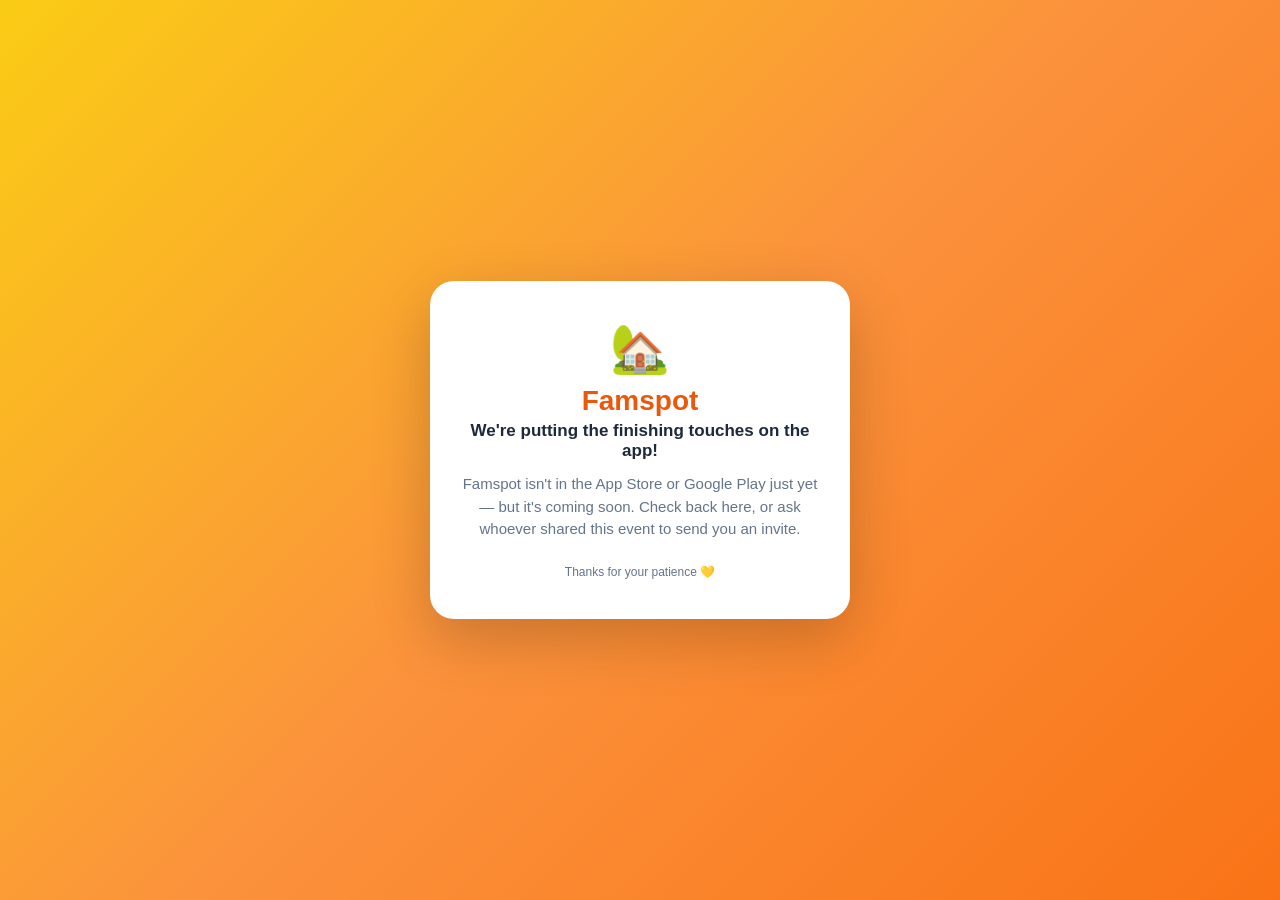
<file: event/coming-soon.html>
<!DOCTYPE html>
<html lang="en">
<head>
  <meta charset="UTF-8" />
  <meta name="viewport" content="width=device-width, initial-scale=1.0" />
  <title>Famspot is almost here!</title>
  <link rel="icon" href="favicon.png" />
  <link rel="stylesheet" href="style.css" />
</head>
<body>
  <main class="card">
    <div class="logo-badge">🏡</div>
    <h1>Famspot</h1>
    <p class="tagline">We're putting the finishing touches on the app!</p>
    <p class="body">
      Famspot isn't in the App Store or Google Play just yet — but it's coming soon.
      Check back here, or ask whoever shared this event to send you an invite.
    </p>
    <p class="fine-print">Thanks for your patience 💛</p>
  </main>
</body>
</html>
</file>
<file: event/style.css>
:root {
  --primary: #f97316;
  --primary-dark: #ea580c;
  --gradient: linear-gradient(135deg, #facc15, #fb923c, #f97316);
  --text: #1e293b;
  --text-secondary: #64748b;
  --surface: #ffffff;
  --background: #f8fafc;
}

* {
  box-sizing: border-box;
}

body {
  margin: 0;
  min-height: 100vh;
  display: flex;
  align-items: center;
  justify-content: center;
  background: var(--gradient);
  font-family: -apple-system, BlinkMacSystemFont, 'Segoe UI', Roboto, sans-serif;
  padding: 24px;
}

.card {
  background: var(--surface);
  border-radius: 24px;
  padding: 40px 32px;
  max-width: 420px;
  width: 100%;
  text-align: center;
  box-shadow: 0 20px 60px rgba(0, 0, 0, 0.2);
}

.logo-badge {
  font-size: 48px;
  margin-bottom: 8px;
}

h1 {
  font-size: 28px;
  font-weight: 800;
  color: var(--primary-dark);
  margin: 0 0 4px;
}

.tagline {
  font-size: 17px;
  font-weight: 600;
  color: var(--text);
  margin: 0 0 12px;
}

.body {
  font-size: 15px;
  color: var(--text-secondary);
  line-height: 1.5;
  margin: 0 0 24px;
}

.cta {
  display: block;
  background: var(--primary);
  color: #fff;
  text-decoration: none;
  font-weight: 700;
  padding: 14px 20px;
  border-radius: 14px;
  margin-bottom: 12px;
  transition: transform 0.1s ease;
}

.cta:active {
  transform: scale(0.98);
}

.cta-secondary {
  background: transparent;
  color: var(--primary-dark);
  border: 2px solid var(--primary);
}

.fine-print {
  font-size: 12px;
  color: var(--text-secondary);
  margin: 16px 0 0;
}
</file>
